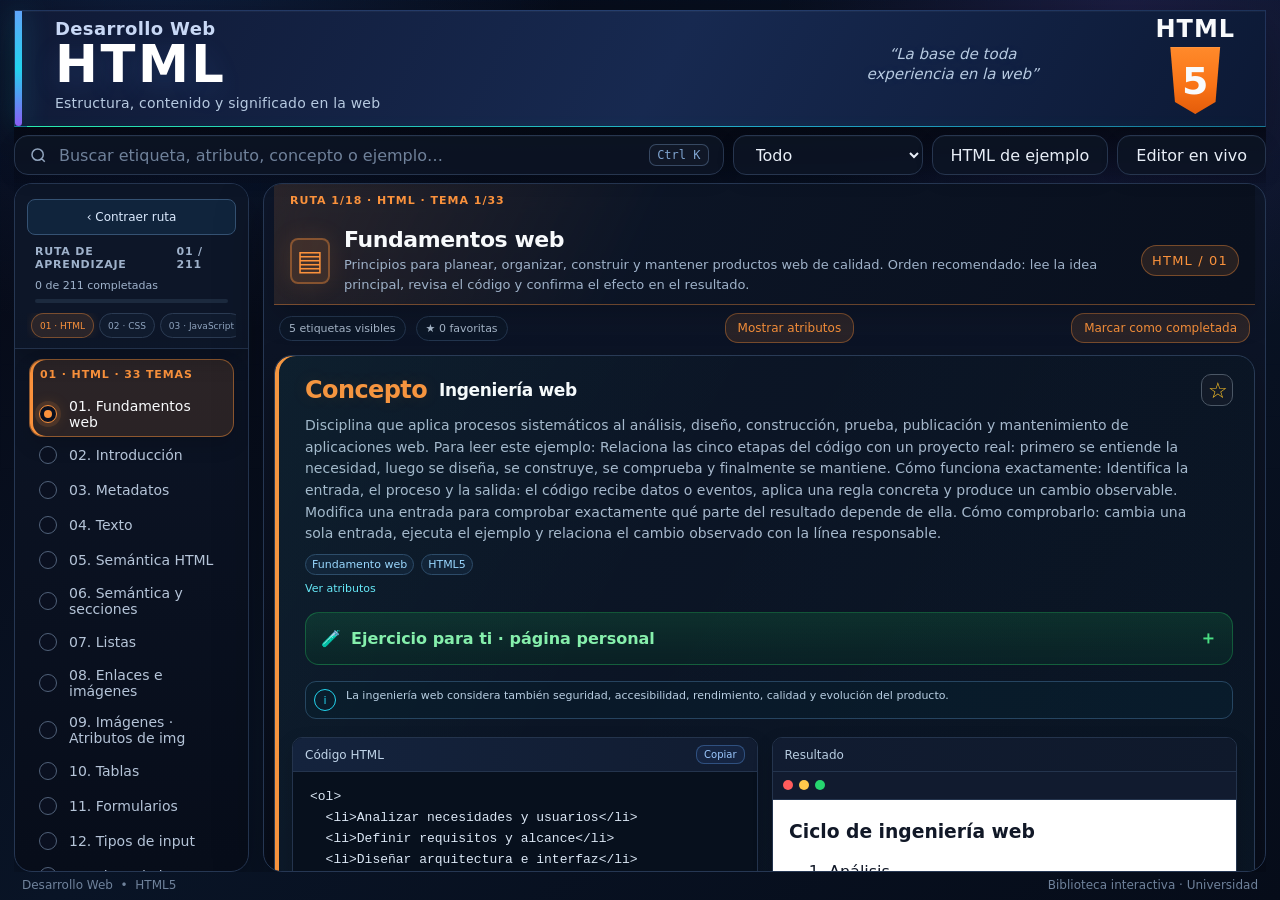
<file: index.html>
<!doctype html>
<html lang="es">
<head>
  <meta charset="utf-8">
  <meta name="viewport" content="width=device-width,initial-scale=1">
  <meta http-equiv="Cache-Control" content="no-cache, no-store, must-revalidate">
  <meta http-equiv="Pragma" content="no-cache">
  <meta http-equiv="Expires" content="0">
  <meta name="description" content="Ruta interactiva para aprender HTML, formularios y tipos de button, DOM y propiedades de elementos, CSS con juegos, overflow, visibility, text-decoration, object-fit y retos prácticos, JavaScript, reduce, some, every, UI/UX, estilos web como brutalismo, maximalismo, minimalismo y glassmorphism, dashboards y loaders, Fetch API, APIs públicas y autenticadas, códigos de estado HTTP con http.cat, documentación de APIs con OpenAPI, Swagger UI y Scalar, consumo de APIs desde el navegador sin Node.js, archivos JSON, mini base de datos con JSON, manejo de JSON con HTML y JavaScript, uso de JSON real de APIs públicas, Node.js e IGDB, TypeScript, herramientas de desarrollo y VS Code, Python en HTML, Git con ramas, selección y recuperación de commits, APIs, Angular, React, Vue, Svelte, Solid.js, BaaS, ORM, despliegue backend, Django Framework, FastAPI, Django REST y bases de datos desde cero.">
  <meta name="theme-color" content="#091426">
  <meta name="robots" content="index,follow">
  <meta property="og:title" content="Ruta de Desarrollo Web · Biblioteca interactiva">
  <meta property="og:description" content="Aprende desarrollo web con HTML, CSS, juegos prácticos de CSS, JavaScript, arrays, reduce, some, every, formularios, buttons, UI/UX, Git, Fetch API, códigos HTTP, APIs, OpenAPI, Swagger UI, Scalar, JSON, Node.js, frameworks y bases de datos mediante explicaciones, código editable, vistas interactivas, ejercicios y proyectos guiados.">
  <meta property="og:type" content="website">
  <title>Ruta de Desarrollo Web · Biblioteca interactiva</title>
</head>
<body>
  <noscript>Activa JavaScript para usar la biblioteca.</noscript>
  <script src="payload-1.js"></script>
  <script src="payload-2.js"></script>
  <script src="payload-3.js"></script>
  <script src="payload-4.js"></script>
  <script src="payload-5.js"></script>
  <script src="loader.js?v=53&fix=10&htmlfinal=1&db=1&cssdiv=2&divcenter=1&ts=1&fronttools=1&auth=1&security=1&state=1&query=1&jsfunc=1&pyhtml=1&dom=2&domselectors=1&domprops=1&practice=1&vscode=1&jsdepth=1&jsorder=5&codeformat=2&cdn=1&baas=1&fetchdeep=3&defer=1&orm=1&deploy=1&publicapis=3&cheatsheets=1&jsoncheat=1&jsonhtmljs=1&publicjson=1&jsonfiles=1&jsondb=1&igdb=1&browserapi=1&visualstyles=1&apidocs=1&gitcommits=1&httpstatus=1&buttons=1&arraylogic=1&cssgames=8&flexarena=4&cardgame=2&cssarcade=3&divlab=1&gamereview=2&guidedux=2&codefmt=1&gamecleanup=1&headingcounter=1&guidedheader=1&visualrefs=1&cssprops=1&liveeditor=1"></script>
</body>
</html>
</file>
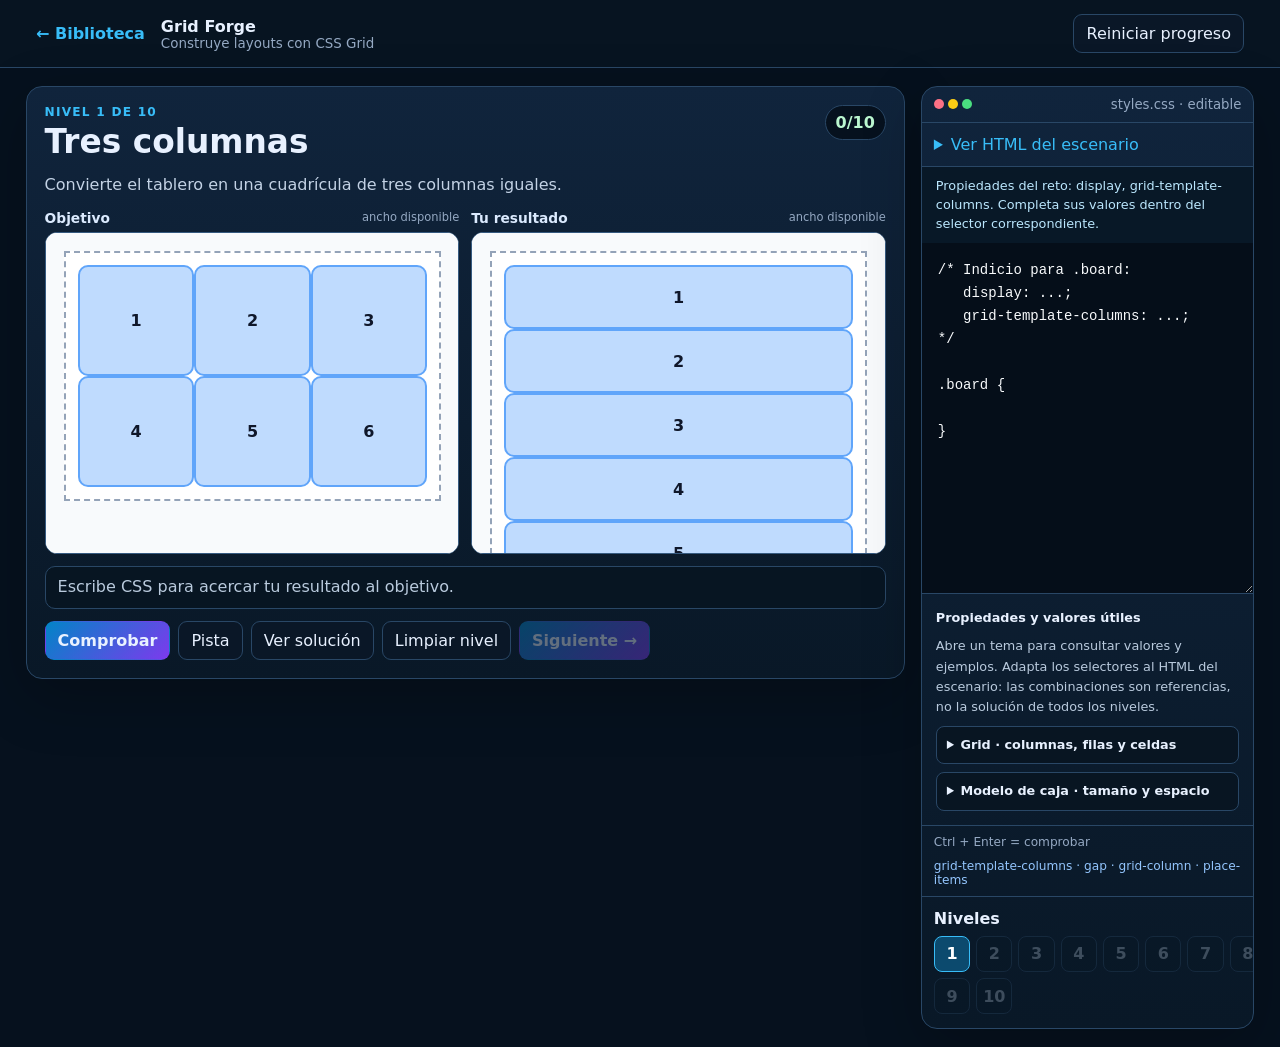
<file: css-arcade-game.html>
<!doctype html>
<html lang="es">
<head>
  <meta charset="utf-8">
  <meta name="viewport" content="width=device-width,initial-scale=1">
  <meta name="description" content="CSS Arcade: juegos interactivos para practicar CSS escribiendo código real.">
  <title>CSS Arcade · Juego interactivo</title>
  <link rel="stylesheet" href="css-arcade-game.css?v=5">
  <link rel="stylesheet" href="css-game-fullscreen.css?v=1">
</head>
<body>
  <header class="arcade-topbar">
    <a href="index.html" class="back">← Biblioteca</a>
    <div>
      <strong id="gameName">CSS Arcade</strong>
      <span id="gameSubtitle">Practica CSS jugando</span>
    </div>
    <button id="resetProgress" class="ghost" type="button">Reiniciar progreso</button>
  </header>

  <main class="arcade-layout">
    <section class="mission-panel">
      <div class="mission-head">
        <div>
          <p id="levelCounter" class="eyebrow">Nivel 1</p>
          <h1 id="levelTitle">Cargando…</h1>
        </div>
        <div id="score" class="score">0/0</div>
      </div>

      <p id="instruction" class="instruction"></p>
      <details id="learningGuide" class="learning-guide" open>
        <summary>Entiende el reto antes de escribir</summary>
        <p><strong>Por qué funciona:</strong> <span id="whyText"></span></p>
        <p><strong>Error frecuente:</strong> <span id="mistakeText"></span></p>
        <p><strong>Cómo comprobarlo:</strong> <span id="verifyText"></span></p>
        <p><strong>Después de resolverlo:</strong> <span id="extraText"></span></p>
      </details>

      <div class="preview-grid">
        <section class="preview-card">
          <div class="preview-label"><span>Objetivo</span><small id="targetWidth"></small></div>
          <div class="preview-window"><iframe id="targetFrame" title="Resultado objetivo" tabindex="-1"></iframe></div>
        </section>
        <section class="preview-card">
          <div class="preview-label"><span>Tu resultado</span><small id="playerWidth"></small></div>
          <div class="preview-window"><iframe id="playerFrame" title="Tu resultado CSS"></iframe></div>
        </section>
      </div>

      <div id="feedback" class="feedback" role="status" aria-live="polite">Escribe CSS para acercar tu resultado al objetivo.</div>

      <div class="actions">
        <button id="checkBtn" class="primary" type="button">Comprobar</button>
        <button id="hintBtn" class="secondary" type="button">Pista</button>
        <button id="solutionBtn" class="secondary" type="button">Ver solución</button>
        <button id="resetLevelBtn" class="secondary" type="button">Limpiar nivel</button>
        <button id="nextBtn" class="primary" type="button" disabled>Siguiente →</button>
      </div>

      <div id="hintBox" class="help-box" hidden></div>
      <div id="solutionBox" class="help-box solution-box" hidden></div>
    </section>

    <aside class="editor-panel">
      <div class="editor-title">
        <div><i></i><i></i><i></i></div>
        <span>styles.css · editable</span>
      </div>
      <details class="html-reference"><summary>Ver HTML del escenario</summary><pre id="htmlSource"></pre></details>
      <p id="editorClue" class="editor-clue"></p>
      <textarea id="cssEditor" spellcheck="false" autocomplete="off" autocapitalize="off" aria-label="Editor CSS" aria-describedby="editorClue"></textarea>
      <section id="propertyHelp" class="property-help" aria-label="Ayuda de propiedades CSS">
        <strong>Propiedades y valores útiles</strong>
        <p>Abre un tema para consultar valores y ejemplos. Adapta los selectores al HTML del escenario: las combinaciones son referencias, no la solución de todos los niveles.</p>
      </section>
      <div class="editor-foot"><span>Ctrl + Enter = comprobar</span><span id="concepts"></span></div>
      <nav class="levels"><p>Niveles</p><div id="levelButtons"></div></nav>
    </aside>
  </main>

  <script src="css-guided-challenges.js?v=4" defer></script>
  <script src="css-guided-game-levels.js?v=3" defer></script>
  <script src="css-arcade-game.js?v=8" defer></script>
  <script src="css-arcade-help.js?v=1" defer></script>
</body>
</html>
</file>
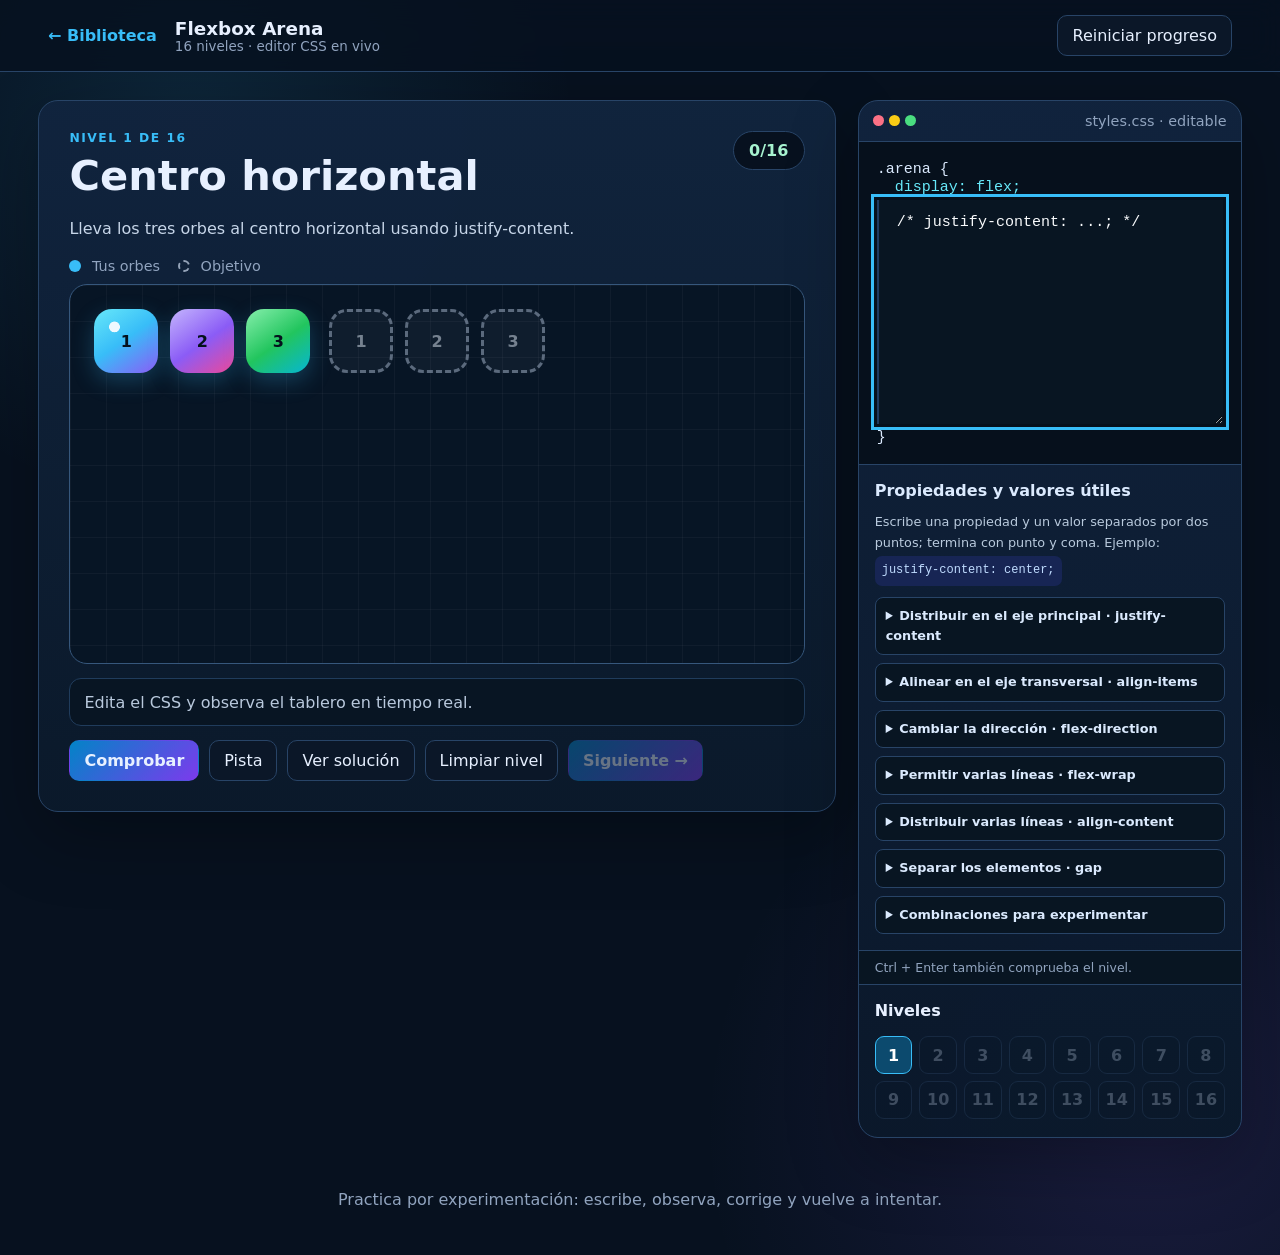
<file: css-flexbox-game.html>
<!doctype html>
<html lang="es">
<head>
  <meta charset="utf-8">
  <meta name="viewport" content="width=device-width,initial-scale=1">
  <meta name="description" content="Flexbox Arena: juego interactivo para practicar CSS Flexbox por niveles.">
  <title>Flexbox Arena · Juego CSS</title>
  <link rel="stylesheet" href="css-flexbox-game.css?v=5">
  <link rel="stylesheet" href="css-game-fullscreen.css?v=1">
</head>
<body>
  <header class="topbar">
    <a class="back" href="index.html">← Biblioteca</a>
    <div><strong>Flexbox Arena</strong><span>16 niveles · editor CSS en vivo</span></div>
    <button id="resetProgress" class="ghost" type="button">Reiniciar progreso</button>
  </header>

  <main class="game-layout">
    <section class="lesson-panel" aria-labelledby="levelTitle">
      <div class="level-heading">
        <div><p id="levelCounter" class="eyebrow">Nivel 1 de 16</p><h1 id="levelTitle">Centro horizontal</h1></div>
        <div id="score" class="score" aria-label="Progreso">0/16</div>
      </div>
      <p id="instruction" class="instruction"></p>
      <div class="legend"><span><i class="dot player-dot"></i> Tus orbes</span><span><i class="dot target-dot"></i> Objetivo</span></div>
      <div class="arena-shell">
        <div id="targetArena" class="arena target-arena" aria-hidden="true"></div>
        <div id="playerArena" class="arena player-arena" aria-label="Tablero del nivel"></div>
      </div>
      <div id="feedback" class="feedback" role="status" aria-live="polite">Edita el CSS y observa el tablero.</div>
      <div class="level-actions">
        <button id="checkBtn" class="primary" type="button">Comprobar</button>
        <button id="hintBtn" class="secondary" type="button">Pista</button>
        <button id="solutionBtn" class="secondary" type="button">Ver solución</button>
        <button id="resetLevelBtn" class="secondary" type="button">Limpiar nivel</button>
        <button id="nextBtn" class="primary" type="button" disabled>Siguiente →</button>
      </div>
      <div id="hintBox" class="help-box" hidden></div>
      <div id="solutionBox" class="help-box solution-box" hidden></div>
    </section>

    <aside class="editor-panel">
      <div class="editor-heading">
        <div><span class="window-dot red"></span><span class="window-dot yellow"></span><span class="window-dot green"></span></div>
        <span>styles.css · editable</span>
      </div>
      <div class="code-editor">
        <code>.arena {</code>
        <code class="fixed-line">  display: flex;</code>
        <label class="sr-only" for="cssEditor">Propiedades CSS del nivel</label>
        <textarea id="cssEditor" rows="8" spellcheck="false" autocomplete="off" autocapitalize="off"></textarea>
        <code>}</code>
      </div>
      <div class="property-help">
        <strong>Propiedades y valores útiles</strong>
        <p>Escribe una propiedad y un valor separados por dos puntos; termina con punto y coma. Ejemplo: <code>justify-content: center;</code></p>
        <details>
          <summary>Distribuir en el eje principal · justify-content</summary>
          <p>En una fila mueve horizontalmente; en una columna, verticalmente.</p>
          <dl>
            <dt><code>flex-start</code> / <code>flex-end</code></dt><dd>Agrupa al inicio o al final del eje principal.</dd>
            <dt><code>center</code></dt><dd>Centra el grupo.</dd>
            <dt><code>space-between</code></dt><dd>Reparte espacio entre elementos, sin añadirlo en los extremos.</dd>
            <dt><code>space-around</code></dt><dd>Deja espacio alrededor de cada elemento; en los extremos queda la mitad que entre vecinos.</dd>
            <dt><code>space-evenly</code></dt><dd>Deja el mismo espacio entre elementos y en los extremos.</dd>
          </dl>
        </details>
        <details>
          <summary>Alinear en el eje transversal · align-items</summary>
          <p>En una fila controla la alineación vertical; en una columna, la horizontal.</p>
          <code>flex-start</code><code>center</code><code>flex-end</code><code>stretch</code><code>baseline</code>
          <p><code>stretch</code> estira los elementos con tamaño automático en este eje; <code>baseline</code> alinea las líneas base del texto. Los orbes tienen tamaño definido, por lo que stretch puede no cambiar su aspecto.</p>
        </details>
        <details>
          <summary>Cambiar la dirección · flex-direction</summary>
          <code>row</code><code>row-reverse</code><code>column</code><code>column-reverse</code>
          <p><code>row</code> forma una fila y <code>column</code> una columna. Las variantes reverse invierten el sentido visual sin cambiar el orden del HTML. En este tablero, row va de izquierda a derecha.</p>
        </details>
        <details>
          <summary>Permitir varias líneas · flex-wrap</summary>
          <code>nowrap</code><code>wrap</code><code>wrap-reverse</code>
          <p><code>nowrap</code> mantiene una línea; <code>wrap</code> permite saltos cuando falta espacio; <code>wrap-reverse</code> invierte el sentido en que se apilan las líneas.</p>
        </details>
        <details>
          <summary>Distribuir varias líneas · align-content</summary>
          <code>flex-start</code><code>center</code><code>flex-end</code><code>space-between</code><code>space-around</code><code>space-evenly</code><code>stretch</code>
          <p>Distribuye las líneas completas en el eje transversal. Necesitas un contenedor con wrap y espacio libre en ese eje; con nowrap no actúa. No sustituye a align-items, que alinea los elementos dentro de cada línea.</p>
          <p>Prueba: <code>flex-wrap: wrap; align-content: space-between;</code></p>
        </details>
        <details>
          <summary>Separar los elementos · gap</summary>
          <code>gap: 0;</code><code>gap: 8px;</code><code>gap: 16px;</code><code>gap: 1rem;</code><code>gap: 12px 24px;</code>
          <p>Un valor define ambas separaciones. Con dos valores, el primero es row-gap y el segundo column-gap. No añade espacio alrededor del borde del contenedor.</p>
          <code>row-gap: 12px;</code><code>column-gap: 24px;</code>
          <p>En una fila, column-gap separa elementos y row-gap separa líneas; en una columna se intercambian esos papeles.</p>
        </details>
        <details>
          <summary>Combinaciones para experimentar</summary>
          <p>Centro en ambos ejes: <code>justify-content: center; align-items: center;</code></p>
          <p>Columna centrada: <code>flex-direction: column; justify-content: center; align-items: center;</code></p>
          <p>Filas con separación: <code>flex-wrap: wrap; gap: 16px;</code></p>
          <p>Estas combinaciones sirven para explorar. Para superar cada nivel, sigue su objetivo concreto.</p>
        </details>
      </div>
      <div class="editor-shortcut">Ctrl + Enter también comprueba el nivel.</div>
      <nav class="levels" aria-label="Niveles de Flexbox"><p>Niveles</p><div id="levelButtons" class="level-buttons"></div></nav>
    </aside>
  </main>

  <footer><p>Practica por experimentación: escribe, observa, corrige y vuelve a intentar.</p></footer>
  <script src="css-flexbox-game.js?v=5" defer></script>
</body>
</html>
</file>
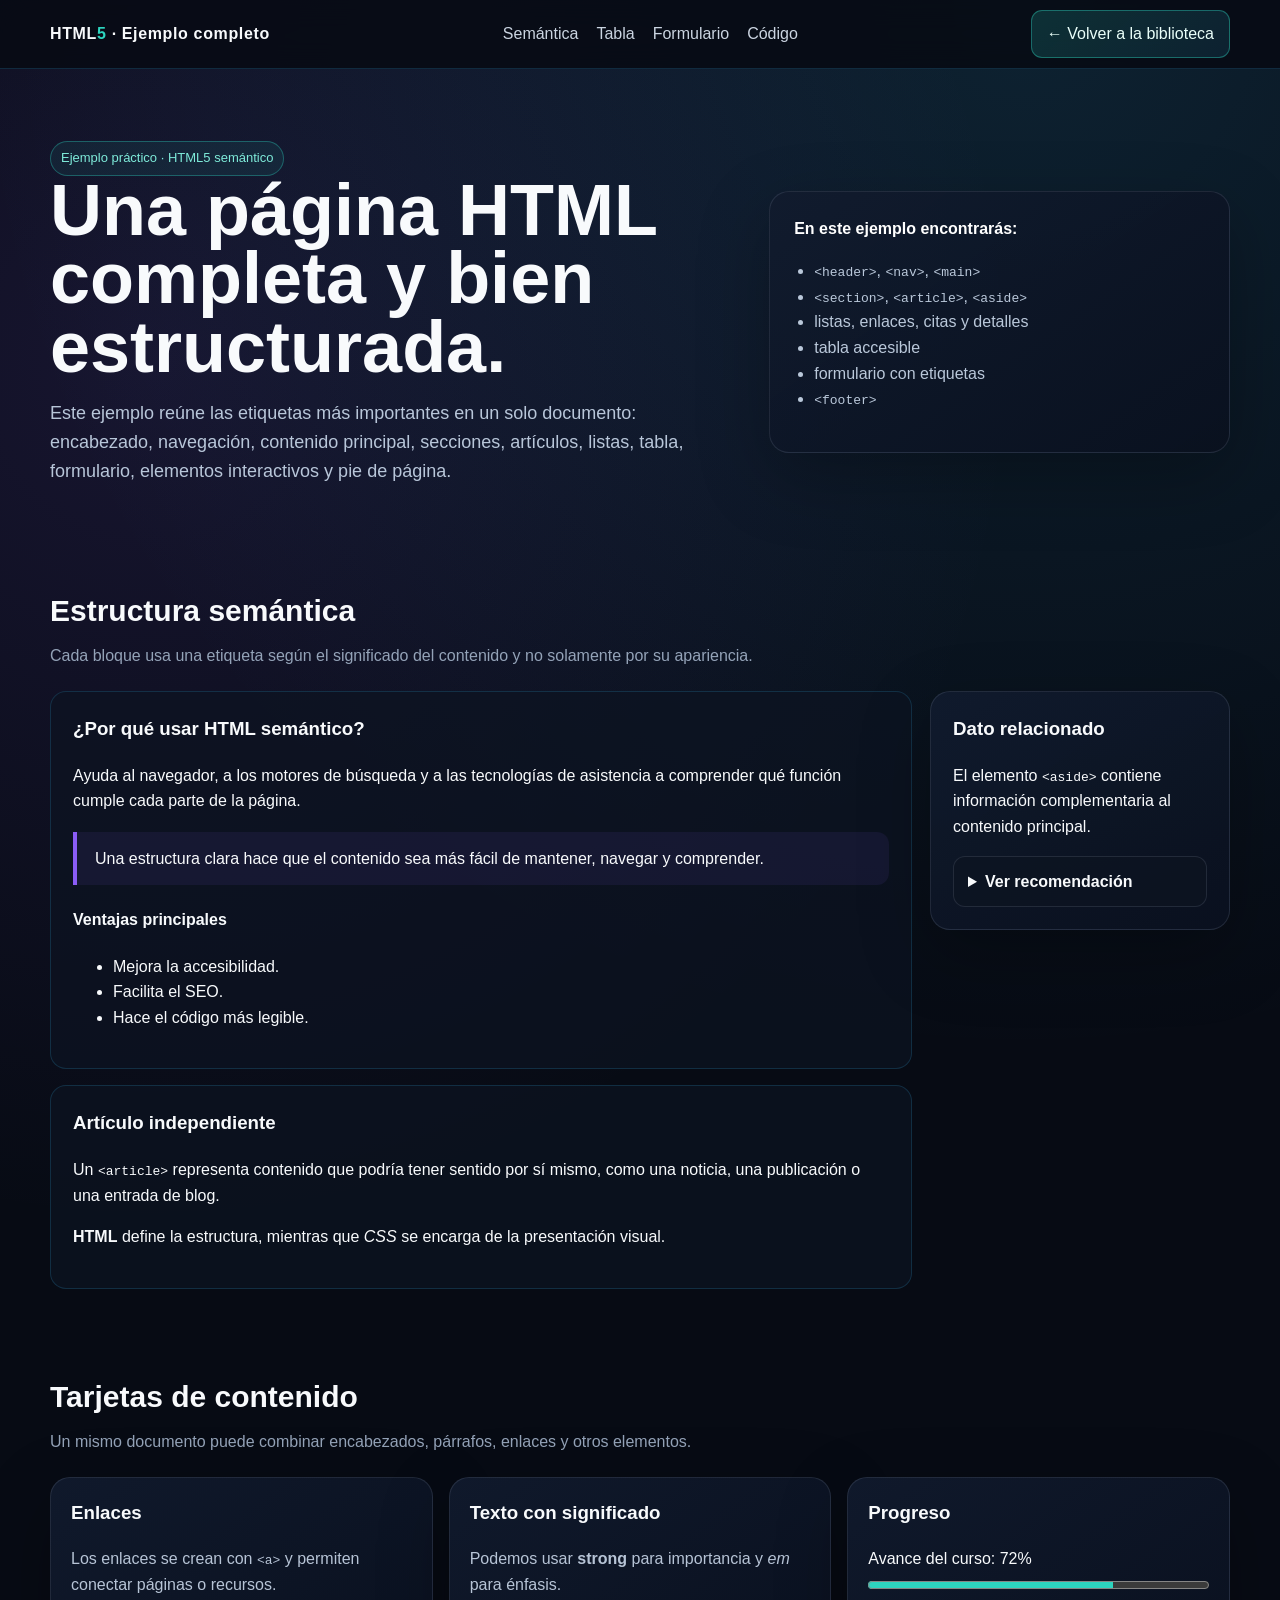
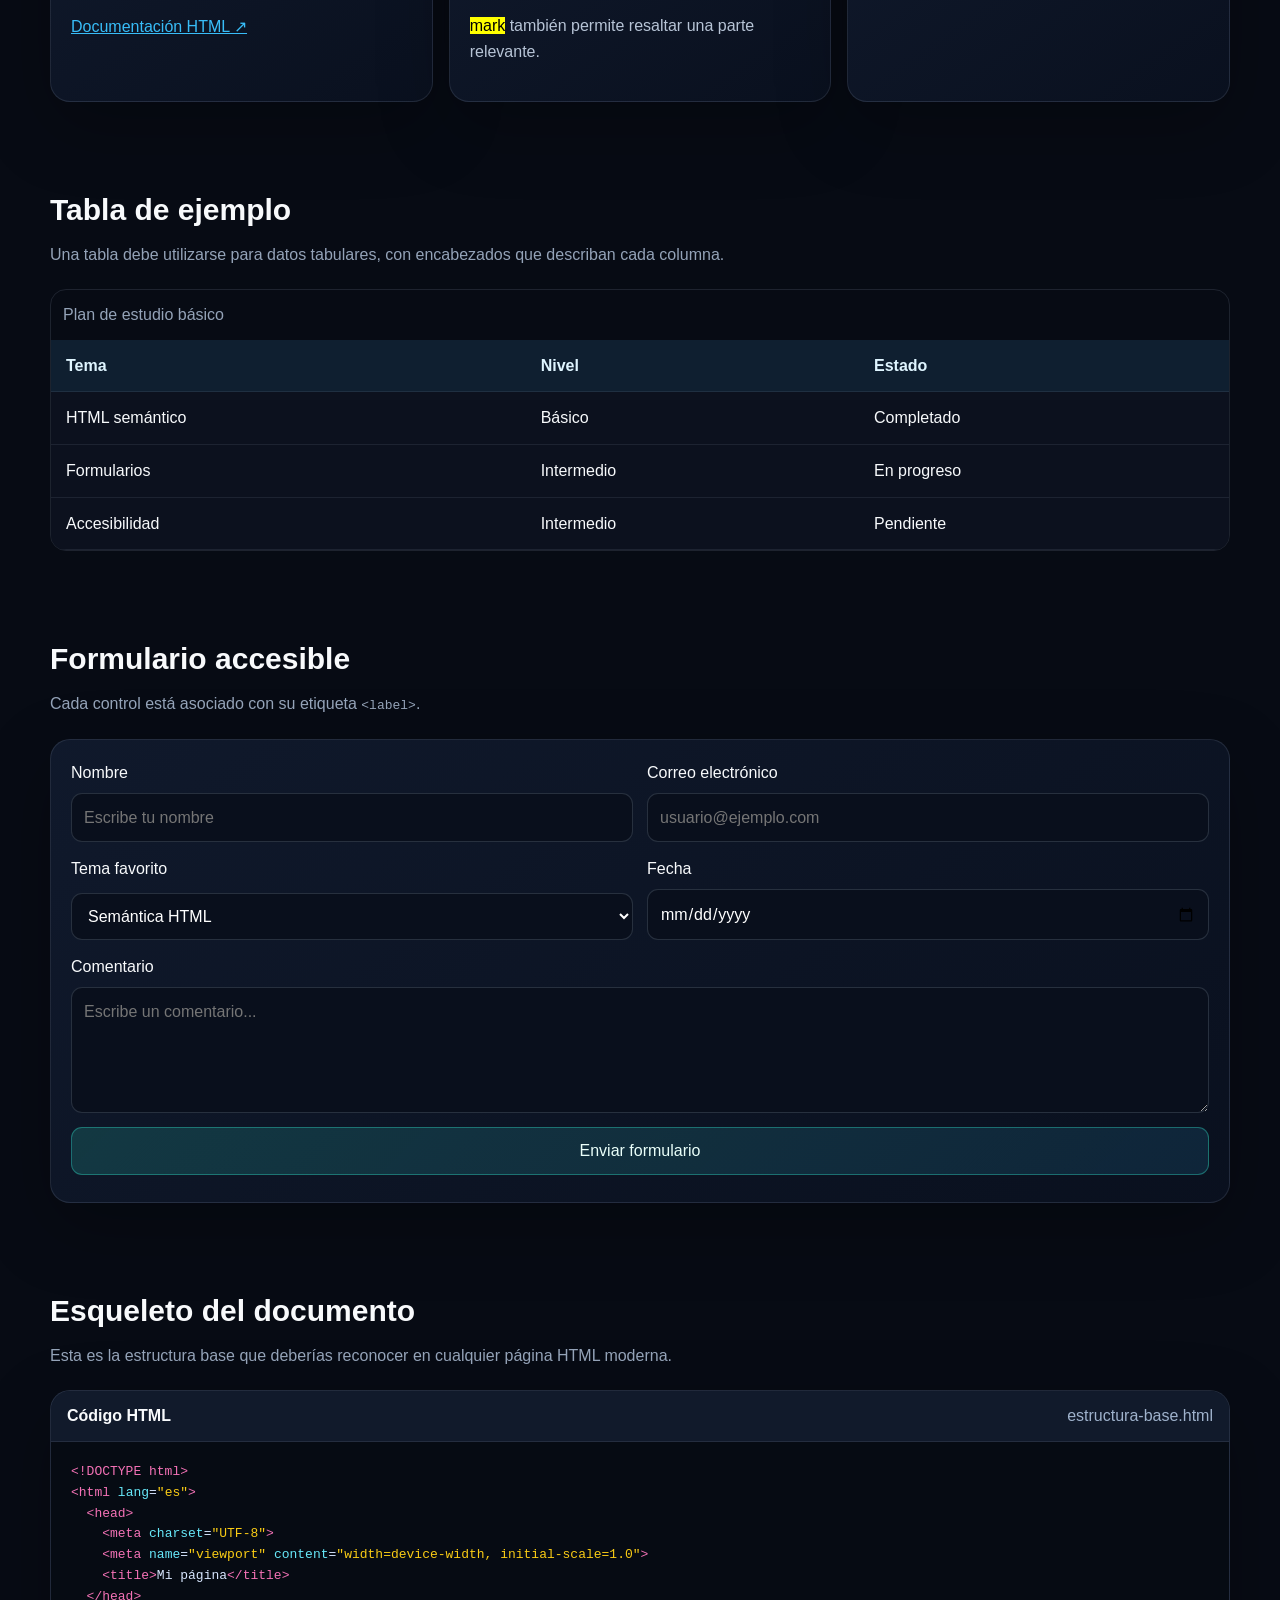
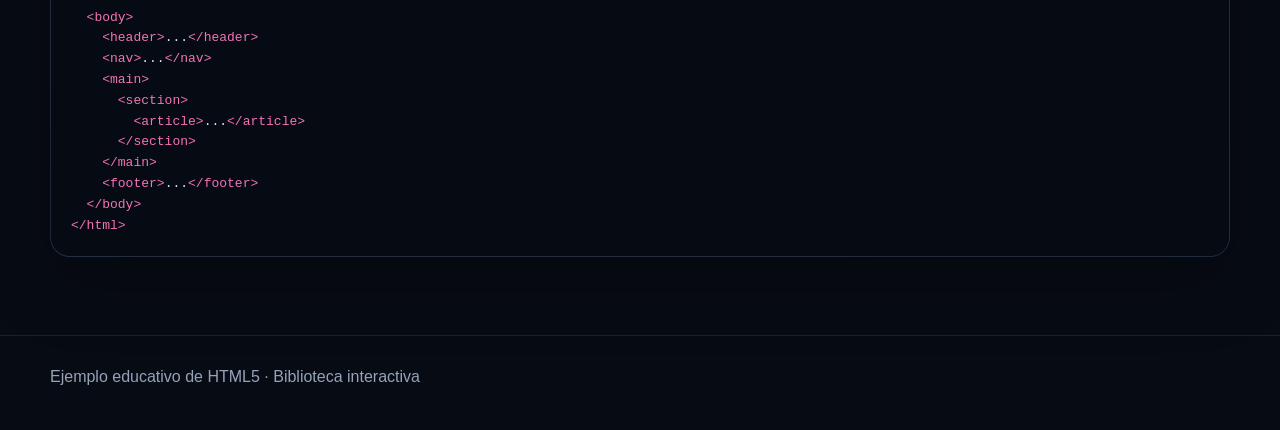
<file: ejemplo.html>
<!DOCTYPE html>
<html lang="es">
<head>
  <meta charset="UTF-8">
  <meta name="viewport" content="width=device-width, initial-scale=1.0">
  <meta name="description" content="Ejemplo completo de una página HTML5 semántica">
  <title>Ejemplo HTML5 completo</title>
  <style>
    :root{--bg:#070b14;--panel:#0d1422;--panel2:#111b2e;--line:#2dd4bf;--cyan:#38bdf8;--violet:#8b5cf6;--text:#f8fafc;--muted:#94a3b8;--orange:#f97316}
    *{box-sizing:border-box}html{scroll-behavior:smooth}body{margin:0;background:radial-gradient(circle at 80% 0,rgba(56,189,248,.13),transparent 28%),radial-gradient(circle at 12% 10%,rgba(139,92,246,.12),transparent 25%),var(--bg);color:var(--text);font-family:Inter,Segoe UI,Arial,sans-serif;line-height:1.6}a{color:var(--cyan)}.wrap{width:min(1180px,calc(100% - 32px));margin:auto}.top{position:sticky;top:0;z-index:20;background:rgba(7,11,20,.88);backdrop-filter:blur(14px);border-bottom:1px solid rgba(56,189,248,.18)}.nav{min-height:68px;display:flex;align-items:center;justify-content:space-between;gap:20px}.brand{font-weight:900;letter-spacing:.04em}.brand span{color:var(--line)}nav ul{display:flex;gap:18px;list-style:none;padding:0;margin:0;flex-wrap:wrap}nav a{text-decoration:none;color:#cbd5e1}.hero{padding:72px 0 42px;display:grid;grid-template-columns:1.2fr .8fr;gap:28px;align-items:center}.hero h1{font-size:clamp(38px,6vw,72px);line-height:.95;margin:0 0 18px}.hero p{color:#b8c6d9;font-size:18px;max-width:720px}.badge{display:inline-flex;border:1px solid rgba(45,212,191,.35);background:rgba(45,212,191,.08);color:#7eead9;border-radius:999px;padding:6px 10px;font-size:13px}.hero-card,.card,.aside,.code-card{background:linear-gradient(145deg,rgba(17,27,46,.92),rgba(10,17,31,.95));border:1px solid rgba(148,163,184,.16);border-radius:20px;box-shadow:0 24px 70px rgba(0,0,0,.25)}.hero-card{padding:24px}.hero-card strong{color:#fff}.hero-card ul{padding-left:20px;color:#bac8da}.section{padding:42px 0}.section h2{font-size:30px;margin:0 0 8px}.lead{color:var(--muted);margin:0 0 22px}.grid{display:grid;grid-template-columns:repeat(3,1fr);gap:16px}.card{padding:20px}.card h3{margin-top:0}.card p{color:#b7c4d6}.semantic-layout{display:grid;grid-template-columns:1fr 300px;gap:18px}.article{display:grid;gap:16px}.article article{padding:22px;border:1px solid rgba(56,189,248,.17);border-radius:16px;background:rgba(13,20,34,.72)}.article article h3{margin-top:0}.aside{padding:22px;height:max-content}.aside h3{margin-top:0}.quote{border-left:4px solid var(--violet);margin:18px 0;padding:14px 18px;background:rgba(139,92,246,.08);border-radius:0 12px 12px 0}.table-wrap{overflow:auto;border-radius:16px;border:1px solid rgba(148,163,184,.16)}table{width:100%;border-collapse:collapse;background:rgba(13,20,34,.78)}th,td{padding:13px 15px;text-align:left;border-bottom:1px solid rgba(148,163,184,.12)}th{background:rgba(56,189,248,.08);color:#dff5ff}form{display:grid;grid-template-columns:1fr 1fr;gap:14px}.field{display:grid;gap:7px}.field.full{grid-column:1/-1}input,select,textarea,button{font:inherit}input,select,textarea{width:100%;border:1px solid rgba(148,163,184,.22);border-radius:11px;background:#090f1c;color:white;padding:11px 12px;outline:none}input:focus,select:focus,textarea:focus{border-color:var(--cyan);box-shadow:0 0 0 3px rgba(56,189,248,.08)}button,.back{border:1px solid rgba(45,212,191,.4);background:linear-gradient(135deg,rgba(45,212,191,.18),rgba(56,189,248,.12));color:#eafffa;border-radius:11px;padding:10px 15px;cursor:pointer;text-decoration:none;display:inline-flex;align-items:center;justify-content:center}.code-card{padding:0;overflow:hidden}.code-head{display:flex;align-items:center;justify-content:space-between;padding:12px 16px;border-bottom:1px solid rgba(148,163,184,.14);background:#111a2b}.code-head span{color:#9fb2cc}.code-card pre{margin:0;padding:20px;overflow:auto;background:#060b13;color:#d8e7ff;font:13px/1.6 Consolas,monospace}.tag{color:#f472b6}.attr{color:#67e8f9}.value{color:#facc15}details{border:1px solid rgba(148,163,184,.16);border-radius:12px;padding:12px 14px;background:rgba(13,20,34,.7)}summary{cursor:pointer;font-weight:700}.metrics{display:grid;grid-template-columns:repeat(3,1fr);gap:12px}.metric{padding:16px;border-radius:14px;background:rgba(56,189,248,.06);border:1px solid rgba(56,189,248,.14)}progress{width:100%;accent-color:var(--line)}footer{margin-top:36px;border-top:1px solid rgba(148,163,184,.14);padding:28px 0 40px;color:var(--muted)}@media(max-width:900px){.hero,.semantic-layout{grid-template-columns:1fr}.grid,.metrics{grid-template-columns:1fr 1fr}.aside{height:auto}}@media(max-width:620px){.nav{align-items:flex-start;padding:14px 0;flex-direction:column}.hero{padding-top:42px}.grid,.metrics,form{grid-template-columns:1fr}.field.full{grid-column:auto}.wrap{width:min(100% - 20px,1180px)}}
  </style>
</head>
<body>
  <header class="top">
    <div class="wrap nav">
      <div class="brand">HTML<span>5</span> · Ejemplo completo</div>
      <nav aria-label="Navegación principal">
        <ul>
          <li><a href="#semantica">Semántica</a></li>
          <li><a href="#tabla">Tabla</a></li>
          <li><a href="#formulario">Formulario</a></li>
          <li><a href="#codigo">Código</a></li>
        </ul>
      </nav>
      <a class="back" href="index.html">← Volver a la biblioteca</a>
    </div>
  </header>

  <main>
    <section class="hero wrap">
      <div>
        <span class="badge">Ejemplo práctico · HTML5 semántico</span>
        <h1>Una página HTML completa y bien estructurada.</h1>
        <p>Este ejemplo reúne las etiquetas más importantes en un solo documento: encabezado, navegación, contenido principal, secciones, artículos, listas, tabla, formulario, elementos interactivos y pie de página.</p>
      </div>
      <aside class="hero-card" aria-label="Contenido del ejemplo">
        <strong>En este ejemplo encontrarás:</strong>
        <ul>
          <li><code>&lt;header&gt;</code>, <code>&lt;nav&gt;</code>, <code>&lt;main&gt;</code></li>
          <li><code>&lt;section&gt;</code>, <code>&lt;article&gt;</code>, <code>&lt;aside&gt;</code></li>
          <li>listas, enlaces, citas y detalles</li>
          <li>tabla accesible</li>
          <li>formulario con etiquetas</li>
          <li><code>&lt;footer&gt;</code></li>
        </ul>
      </aside>
    </section>

    <section class="section wrap" id="semantica">
      <h2>Estructura semántica</h2>
      <p class="lead">Cada bloque usa una etiqueta según el significado del contenido y no solamente por su apariencia.</p>
      <div class="semantic-layout">
        <div class="article">
          <article>
            <h3>¿Por qué usar HTML semántico?</h3>
            <p>Ayuda al navegador, a los motores de búsqueda y a las tecnologías de asistencia a comprender qué función cumple cada parte de la página.</p>
            <blockquote class="quote">Una estructura clara hace que el contenido sea más fácil de mantener, navegar y comprender.</blockquote>
            <h4>Ventajas principales</h4>
            <ul>
              <li>Mejora la accesibilidad.</li>
              <li>Facilita el SEO.</li>
              <li>Hace el código más legible.</li>
            </ul>
          </article>
          <article>
            <h3>Artículo independiente</h3>
            <p>Un <code>&lt;article&gt;</code> representa contenido que podría tener sentido por sí mismo, como una noticia, una publicación o una entrada de blog.</p>
            <p><strong>HTML</strong> define la estructura, mientras que <em>CSS</em> se encarga de la presentación visual.</p>
          </article>
        </div>
        <aside class="aside">
          <h3>Dato relacionado</h3>
          <p>El elemento <code>&lt;aside&gt;</code> contiene información complementaria al contenido principal.</p>
          <details>
            <summary>Ver recomendación</summary>
            <p>Evita usar <code>&lt;div&gt;</code> para todo. Primero revisa si existe una etiqueta semántica que represente mejor el contenido.</p>
          </details>
        </aside>
      </div>
    </section>

    <section class="section wrap">
      <h2>Tarjetas de contenido</h2>
      <p class="lead">Un mismo documento puede combinar encabezados, párrafos, enlaces y otros elementos.</p>
      <div class="grid">
        <article class="card">
          <h3>Enlaces</h3>
          <p>Los enlaces se crean con <code>&lt;a&gt;</code> y permiten conectar páginas o recursos.</p>
          <a href="https://developer.mozilla.org/es/docs/Web/HTML" target="_blank" rel="noopener noreferrer">Documentación HTML ↗</a>
        </article>
        <article class="card">
          <h3>Texto con significado</h3>
          <p>Podemos usar <strong>strong</strong> para importancia y <em>em</em> para énfasis.</p>
          <p><mark>mark</mark> también permite resaltar una parte relevante.</p>
        </article>
        <article class="card">
          <h3>Progreso</h3>
          <label for="avance">Avance del curso: 72%</label>
          <progress id="avance" value="72" max="100">72%</progress>
        </article>
      </div>
    </section>

    <section class="section wrap" id="tabla">
      <h2>Tabla de ejemplo</h2>
      <p class="lead">Una tabla debe utilizarse para datos tabulares, con encabezados que describan cada columna.</p>
      <div class="table-wrap">
        <table>
          <caption style="padding:12px;color:#94a3b8;text-align:left">Plan de estudio básico</caption>
          <thead>
            <tr><th scope="col">Tema</th><th scope="col">Nivel</th><th scope="col">Estado</th></tr>
          </thead>
          <tbody>
            <tr><td>HTML semántico</td><td>Básico</td><td>Completado</td></tr>
            <tr><td>Formularios</td><td>Intermedio</td><td>En progreso</td></tr>
            <tr><td>Accesibilidad</td><td>Intermedio</td><td>Pendiente</td></tr>
          </tbody>
        </table>
      </div>
    </section>

    <section class="section wrap" id="formulario">
      <h2>Formulario accesible</h2>
      <p class="lead">Cada control está asociado con su etiqueta <code>&lt;label&gt;</code>.</p>
      <div class="card">
        <form action="#" method="post" onsubmit="event.preventDefault(); document.getElementById('mensaje').textContent='Formulario enviado correctamente (demostración).';">
          <div class="field">
            <label for="nombre">Nombre</label>
            <input id="nombre" name="nombre" type="text" placeholder="Escribe tu nombre" required>
          </div>
          <div class="field">
            <label for="correo">Correo electrónico</label>
            <input id="correo" name="correo" type="email" placeholder="usuario@ejemplo.com" required>
          </div>
          <div class="field">
            <label for="tema">Tema favorito</label>
            <select id="tema" name="tema">
              <option>Semántica HTML</option>
              <option>Formularios</option>
              <option>Tablas</option>
            </select>
          </div>
          <div class="field">
            <label for="fecha">Fecha</label>
            <input id="fecha" name="fecha" type="date">
          </div>
          <div class="field full">
            <label for="comentario">Comentario</label>
            <textarea id="comentario" name="comentario" rows="4" placeholder="Escribe un comentario..."></textarea>
          </div>
          <div class="field full">
            <button type="submit">Enviar formulario</button>
            <output id="mensaje" aria-live="polite"></output>
          </div>
        </form>
      </div>
    </section>

    <section class="section wrap" id="codigo">
      <h2>Esqueleto del documento</h2>
      <p class="lead">Esta es la estructura base que deberías reconocer en cualquier página HTML moderna.</p>
      <div class="code-card">
        <div class="code-head"><strong>Código HTML</strong><span>estructura-base.html</span></div>
        <pre><code><span class="tag">&lt;!DOCTYPE html&gt;</span>
<span class="tag">&lt;html</span> <span class="attr">lang</span>=<span class="value">"es"</span><span class="tag">&gt;</span>
  <span class="tag">&lt;head&gt;</span>
    <span class="tag">&lt;meta</span> <span class="attr">charset</span>=<span class="value">"UTF-8"</span><span class="tag">&gt;</span>
    <span class="tag">&lt;meta</span> <span class="attr">name</span>=<span class="value">"viewport"</span> <span class="attr">content</span>=<span class="value">"width=device-width, initial-scale=1.0"</span><span class="tag">&gt;</span>
    <span class="tag">&lt;title&gt;</span>Mi página<span class="tag">&lt;/title&gt;</span>
  <span class="tag">&lt;/head&gt;</span>
  <span class="tag">&lt;body&gt;</span>
    <span class="tag">&lt;header&gt;</span>...<span class="tag">&lt;/header&gt;</span>
    <span class="tag">&lt;nav&gt;</span>...<span class="tag">&lt;/nav&gt;</span>
    <span class="tag">&lt;main&gt;</span>
      <span class="tag">&lt;section&gt;</span>
        <span class="tag">&lt;article&gt;</span>...<span class="tag">&lt;/article&gt;</span>
      <span class="tag">&lt;/section&gt;</span>
    <span class="tag">&lt;/main&gt;</span>
    <span class="tag">&lt;footer&gt;</span>...<span class="tag">&lt;/footer&gt;</span>
  <span class="tag">&lt;/body&gt;</span>
<span class="tag">&lt;/html&gt;</span></code></pre>
      </div>
    </section>
  </main>

  <footer>
    <div class="wrap">Ejemplo educativo de HTML5 · Biblioteca interactiva</div>
  </footer>
</body>
</html>
</file>
<file: css-arcade-game.css>
:root{color-scheme:dark;--bg:#06111e;--panel:#0b1b2d;--panel2:#10243c;--line:#294766;--text:#e8f1ff;--muted:#95a9c3;--accent:#38bdf8;--purple:#8b5cf6;--success:#22c55e;--danger:#ef4444}
*{box-sizing:border-box}html,body{margin:0;min-height:100%;background:var(--bg);color:var(--text);font-family:Inter,system-ui,-apple-system,BlinkMacSystemFont,"Segoe UI",sans-serif}
button,textarea{font:inherit}button{cursor:pointer}button:focus-visible,textarea:focus-visible,a:focus-visible{outline:3px solid var(--accent);outline-offset:3px}
.arcade-topbar{min-height:68px;padding:10px clamp(14px,3vw,36px);display:grid;grid-template-columns:auto 1fr auto;align-items:center;gap:16px;border-bottom:1px solid var(--line);background:#071421}
.arcade-topbar>div{display:flex;flex-direction:column}.arcade-topbar span{color:var(--muted);font-size:.84rem}.back{color:var(--accent);text-decoration:none;font-weight:800}
.ghost,.secondary,.primary{border:1px solid var(--line);border-radius:9px;padding:9px 12px;color:var(--text);background:#0a1727}.primary{border-color:transparent;background:linear-gradient(135deg,#0284c7,#7c3aed);font-weight:800}button:disabled{opacity:.4;cursor:not-allowed}
.arcade-layout{width:min(1420px,96%);margin:18px auto;display:grid;grid-template-columns:minmax(0,1.45fr) minmax(330px,.55fr);gap:16px;align-items:start}
.mission-panel,.editor-panel{border:1px solid var(--line);border-radius:16px;background:linear-gradient(180deg,#10243c,#091827);box-shadow:0 18px 60px rgba(0,0,0,.24)}
.mission-panel{padding:18px}.mission-head{display:flex;justify-content:space-between;gap:12px;align-items:flex-start}.eyebrow{margin:0;color:var(--accent);font-size:.76rem;text-transform:uppercase;letter-spacing:.1em;font-weight:900}
h1{margin:4px 0 0;font-size:clamp(1.35rem,3vw,2.05rem)}.score{padding:7px 10px;border:1px solid var(--line);border-radius:999px;background:#06111e;color:#bbf7d0;font-weight:900}
.instruction{color:#c3d2e5;line-height:1.55;margin:12px 0}.preview-grid{display:grid;grid-template-columns:1fr 1fr;gap:12px}.preview-card{min-width:0}
.preview-label{display:flex;justify-content:space-between;gap:8px;color:#dbeafe;font-weight:800;font-size:.86rem;margin-bottom:6px}.preview-label small{color:var(--muted);font-weight:500}
.preview-window{width:100%;min-height:320px;border:1px solid #365a80;border-radius:12px;overflow:auto;background:white;display:flex;justify-content:flex-start;align-items:stretch}
.preview-window iframe{display:block;border:0;width:100%;height:320px;background:white;flex:none}
.feedback{margin:12px 0;padding:10px 12px;border:1px solid #294766;border-radius:10px;background:#071522;color:#b9cadd;min-height:43px}.feedback.success{border-color:#166534;background:#082b1a;color:#bbf7d0}.feedback.error{border-color:#7f1d1d;background:#2a0c13;color:#fecaca}
.actions{display:flex;flex-wrap:wrap;gap:8px}.help-box{margin-top:10px;padding:12px;border:1px solid #6955a0;border-radius:10px;background:#171331;color:#ddd6fe;line-height:1.5}.solution-box{border-color:#0e7490;background:#082633;color:#cffafe;white-space:pre-wrap;font-family:Consolas,monospace}
.editor-panel{position:sticky;top:10px;overflow:hidden}.editor-title{padding:10px 12px;border-bottom:1px solid var(--line);display:flex;justify-content:space-between;color:var(--muted);font-size:.83rem}
.editor-title i{display:inline-block;width:10px;height:10px;border-radius:50%;margin-right:4px}.editor-title i:nth-child(1){background:#fb7185}.editor-title i:nth-child(2){background:#facc15}.editor-title i:nth-child(3){background:#4ade80}
#cssEditor{display:block;width:100%;min-height:350px;resize:vertical;border:0;background:#050e19;color:#f8fafc;padding:16px;font:14px/1.65 Consolas,"SFMono-Regular",monospace;tab-size:2}
.editor-foot{padding:9px 12px;border-top:1px solid var(--line);display:flex;justify-content:space-between;gap:10px;flex-wrap:wrap;color:var(--muted);font-size:.76rem}#concepts{color:#93c5fd}
.levels{padding:0 12px 14px;border-top:1px solid var(--line)}.levels p{font-weight:800;margin:12px 0 8px}#levelButtons{display:grid;grid-template-columns:repeat(8,1fr);gap:6px}
.level-btn{aspect-ratio:1;border:1px solid #355273;border-radius:8px;background:#091827;color:#c5d4e6;font-weight:800}.level-btn.current{border-color:var(--accent);background:#0c4a6e;color:white}.level-btn.done{border-color:#166534;background:#103b27;color:#bbf7d0}.level-btn.locked{opacity:.28}
body.embed-mode .arcade-topbar{display:none}body.embed-mode .arcade-layout{width:100%;margin:0;padding:8px;grid-template-columns:minmax(0,1.45fr) minmax(300px,.55fr)}body.embed-mode .mission-panel{padding:14px}
body.embed-mode .preview-window,body.embed-mode .preview-window iframe{min-height:290px;height:290px}body.embed-mode #cssEditor{min-height:300px}
@media(max-width:980px){.arcade-layout,body.embed-mode .arcade-layout{grid-template-columns:1fr}.editor-panel{position:static}}
@media(max-width:760px){.preview-grid{grid-template-columns:1fr}.preview-window,body.embed-mode .preview-window{min-height:260px}.preview-window iframe,body.embed-mode .preview-window iframe{height:260px;min-height:260px}#levelButtons{grid-template-columns:repeat(6,1fr)}}
@media(max-width:520px){.arcade-topbar{grid-template-columns:1fr auto}.arcade-topbar>div{display:none}#levelButtons{grid-template-columns:repeat(4,1fr)}.actions>*{flex:1 1 42%}}
@media(prefers-reduced-motion:reduce){*{scroll-behavior:auto!important;transition:none!important;animation:none!important}}
.html-reference{padding:12px;border-bottom:1px solid var(--line);color:var(--muted)}.html-reference summary{cursor:pointer;color:var(--accent)}.html-reference pre{white-space:pre-wrap;overflow-wrap:anywhere;font:12px/1.5 Consolas,monospace;color:var(--text);max-height:240px;overflow:auto}
.editor-clue{margin:0;padding:9px 14px;color:#bae6fd;background:#081827;font-size:.8rem;line-height:1.5;overflow-wrap:anywhere}
#cssEditor::placeholder{color:#94a3b8;opacity:1}
.property-help{padding:14px;border-top:1px solid var(--line);color:#b9cadd;font-size:.8rem;line-height:1.6}.property-help strong{color:var(--text)}.property-help details{margin-top:8px;padding:8px 10px;border:1px solid var(--line);border-radius:8px;background:#081522}.property-help summary{cursor:pointer;color:var(--text);font-weight:700}.property-help summary:focus-visible{outline:2px solid var(--accent);outline-offset:3px}.property-help p{margin:8px 0}.property-help code{display:block;margin-top:10px;padding:4px 6px;background:#152b47;color:#bae6fd;border-radius:5px;white-space:pre-wrap;overflow-wrap:anywhere}
.learning-guide{margin:12px 0;padding:12px 14px;border:1px solid var(--line);border-radius:10px;background:#081827;color:#c3d2e5;font-size:.88rem;line-height:1.6}.learning-guide summary{cursor:pointer;color:var(--accent);font-weight:700}.learning-guide p{margin:8px 0}.learning-guide strong{color:#e8f1ff}.learning-guide[hidden]{display:none}
</file>
<file: css-game-fullscreen.css>
/* The library toggles this class without navigating or recreating the game. */
html.game-fullscreen,html.game-fullscreen body{height:100%;min-height:0;overflow:hidden;background:var(--bg);color-scheme:dark}
html.game-fullscreen body .game-layout,html.game-fullscreen body .arcade-layout{width:100%;max-width:none;height:100dvh;margin:0;padding:12px;display:grid;grid-template-columns:minmax(0,1.45fr) minmax(340px,.85fr);gap:12px;align-items:stretch}
html.game-fullscreen .lesson-panel,html.game-fullscreen .mission-panel,html.game-fullscreen .editor-panel{position:static;min-height:0;min-width:0;overflow:auto;scrollbar-width:thin;scrollbar-color:#365a80 transparent;overscroll-behavior:contain;border-radius:14px}
html.game-fullscreen body .lesson-panel,html.game-fullscreen body .mission-panel{padding:18px}
html.game-fullscreen h1{font-size:clamp(1.4rem,2.2vw,2rem)}
html.game-fullscreen .lesson-panel{display:flex;flex-direction:column}
html.game-fullscreen .lesson-panel>*{flex-shrink:0}
html.game-fullscreen body .arena-shell{flex:1 0 360px;min-height:360px}
html.game-fullscreen .level-actions,html.game-fullscreen .actions{position:sticky;bottom:0;padding:8px 0;background:#0b192b;z-index:3}
html.game-fullscreen .editor-panel{display:flex;flex-direction:column}
html.game-fullscreen .editor-panel>*{flex-shrink:0}
html.game-fullscreen .code-editor{padding:12px}
html.game-fullscreen body #cssEditor{height:clamp(150px,26dvh,300px);min-height:150px;max-height:50dvh;resize:vertical}
html.game-fullscreen .html-reference pre{max-height:120px}
html.game-fullscreen .levels{order:1;padding:0 12px 12px;max-height:180px;overflow:auto}
html.game-fullscreen .levels p{margin:8px 0}
html.game-fullscreen .level-btn{aspect-ratio:auto;min-height:36px;padding:6px}
html.game-fullscreen .property-help{order:2;flex:1 0 140px;min-height:140px;overflow:auto;padding:12px}
html.game-fullscreen .property-help details{flex:none}
html.game-fullscreen .editor-shortcut,html.game-fullscreen .editor-foot{padding:6px 12px}
html.game-fullscreen body .preview-window,html.game-fullscreen body .preview-window iframe{height:clamp(280px,45dvh,560px);min-height:280px}
@media(max-width:980px){
  html.game-fullscreen{overflow:auto}
  html.game-fullscreen body{height:auto;min-height:100%;overflow:visible}
  html.game-fullscreen body .game-layout,html.game-fullscreen body .arcade-layout{height:auto;min-height:100dvh;grid-template-columns:minmax(0,1fr);padding:8px}
  html.game-fullscreen .lesson-panel,html.game-fullscreen .mission-panel,html.game-fullscreen .editor-panel{overflow:visible}
  html.game-fullscreen .property-help{flex:none;max-height:360px;overflow:auto}
  html.game-fullscreen .level-actions,html.game-fullscreen .actions{position:static}
}
</file>
<file: css-flexbox-game.css>
:root{
  color-scheme:dark;
  --bg:#07111f;
  --panel:#0d1b2f;
  --panel-2:#11243e;
  --line:#284467;
  --text:#e7f0ff;
  --muted:#91a4bf;
  --accent:#38bdf8;
  --accent-2:#8b5cf6;
  --success:#22c55e;
  --warning:#facc15;
  --danger:#ef4444;
}
*{box-sizing:border-box}
body{
  margin:0;
  min-height:100vh;
  font-family:Inter,ui-sans-serif,system-ui,-apple-system,BlinkMacSystemFont,"Segoe UI",sans-serif;
  background:
    radial-gradient(circle at 15% 10%,rgba(56,189,248,.12),transparent 24rem),
    radial-gradient(circle at 90% 90%,rgba(139,92,246,.14),transparent 28rem),
    var(--bg);
  color:var(--text);
}
button,textarea{font:inherit}
button{cursor:pointer}
button:focus-visible,textarea:focus-visible,a:focus-visible{
  outline:3px solid var(--accent);
  outline-offset:3px;
}
.topbar{
  min-height:72px;
  padding:12px clamp(16px,4vw,48px);
  display:grid;
  grid-template-columns:auto 1fr auto;
  align-items:center;
  gap:18px;
  border-bottom:1px solid var(--line);
  background:rgba(7,17,31,.84);
  backdrop-filter:blur(14px);
  position:sticky;
  top:0;
  z-index:20;
}
.topbar>div{display:flex;flex-direction:column}
.topbar strong{font-size:1.15rem}
.topbar span{font-size:.84rem;color:var(--muted)}
.back{color:var(--accent);text-decoration:none;font-weight:750}
.ghost,.secondary,.primary{
  border:1px solid var(--line);
  border-radius:10px;
  padding:10px 14px;
  color:var(--text);
}
.ghost,.secondary{background:#0b1728}
.primary{
  background:linear-gradient(135deg,#0284c7,#7c3aed);
  border-color:transparent;
  font-weight:800;
}
.primary:disabled{opacity:.42;cursor:not-allowed}
.game-layout{
  width:min(1280px,94%);
  margin:28px auto;
  display:grid;
  grid-template-columns:minmax(0,1.35fr) minmax(320px,.65fr);
  gap:22px;
  align-items:start;
}
.lesson-panel,.editor-panel{
  border:1px solid var(--line);
  background:linear-gradient(180deg,rgba(17,36,62,.96),rgba(11,25,43,.96));
  border-radius:20px;
  box-shadow:0 24px 70px rgba(0,0,0,.28);
}
.lesson-panel{padding:clamp(18px,3vw,30px)}
.level-heading{
  display:flex;
  justify-content:space-between;
  align-items:flex-start;
  gap:16px;
}
.eyebrow{
  margin:0 0 6px;
  color:var(--accent);
  text-transform:uppercase;
  letter-spacing:.12em;
  font-size:.77rem;
  font-weight:900;
}
h1{margin:0;font-size:clamp(1.6rem,4vw,2.6rem)}
.score{
  min-width:72px;
  text-align:center;
  padding:9px 12px;
  border-radius:999px;
  background:#07111f;
  border:1px solid var(--line);
  font-weight:900;
  color:#a7f3d0;
}
.instruction{
  max-width:72ch;
  color:#c7d6e9;
  line-height:1.65;
}
.legend{display:flex;gap:18px;flex-wrap:wrap;color:var(--muted);font-size:.9rem;margin:16px 0 10px}
.dot{display:inline-block;width:12px;height:12px;border-radius:50%;margin-right:6px;vertical-align:-1px}
.player-dot{background:var(--accent)}
.target-dot{border:2px dashed #94a3b8}
.arena-shell{
  position:relative;
  min-height:380px;
  border:1px solid #36577c;
  border-radius:18px;
  overflow:hidden;
  background:
    linear-gradient(rgba(255,255,255,.035) 1px,transparent 1px),
    linear-gradient(90deg,rgba(255,255,255,.035) 1px,transparent 1px),
    #071525;
  background-size:36px 36px;
}
.arena{
  position:absolute;
  inset:0;
  display:flex;
  gap:12px;
  padding:24px;
}
.target-arena{pointer-events:none;z-index:1}
.player-arena{z-index:2}
.piece,.target{
  flex:0 0 var(--piece-size,64px);
  width:var(--piece-size,64px);
  height:64px;
  border-radius:18px;
  display:grid;
  place-items:center;
  font-weight:900;
  transition:transform .22s ease,box-shadow .22s ease,background .22s ease;
}
.target{
  border:3px dashed rgba(148,163,184,.58);
  color:rgba(203,213,225,.55);
  background:rgba(148,163,184,.06);
}
.piece{
  color:#04111d;
  background:
    radial-gradient(circle at 32% 28%,#f0f9ff 0 8%,transparent 9%),
    linear-gradient(145deg,#67e8f9,#38bdf8 48%,#8b5cf6);
  box-shadow:0 8px 22px rgba(56,189,248,.25);
}
.piece:nth-child(2n){background:linear-gradient(145deg,#c4b5fd,#8b5cf6 52%,#ec4899)}
.piece:nth-child(3n){background:linear-gradient(145deg,#86efac,#22c55e 52%,#06b6d4)}
.arena-shell.solved .piece{
  box-shadow:0 0 0 4px rgba(34,197,94,.22),0 0 28px rgba(34,197,94,.42);
}
.feedback{
  margin:14px 0;
  min-height:48px;
  display:flex;
  align-items:center;
  padding:12px 14px;
  border-radius:12px;
  background:#081523;
  border:1px solid #203c5c;
  color:#b9c9dd;
}
.feedback.success{border-color:#166534;background:#082b1a;color:#bbf7d0}
.feedback.error{border-color:#7f1d1d;background:#2a0c13;color:#fecaca}
.level-actions{display:flex;gap:10px;flex-wrap:wrap}
.help-box{
  margin-top:12px;
  padding:14px 16px;
  border-radius:12px;
  border:1px solid #6d5ca8;
  background:#171331;
  color:#ddd6fe;
  line-height:1.55;
}
.solution-box{border-color:#0e7490;background:#082633;color:#cffafe}
.editor-panel{overflow:hidden;position:sticky;top:94px}
.editor-heading{
  display:flex;
  justify-content:space-between;
  align-items:center;
  padding:12px 14px;
  border-bottom:1px solid var(--line);
  color:var(--muted);
  font-size:.9rem;
}
.window-dot{display:inline-block;width:11px;height:11px;border-radius:50%;margin-right:5px}
.red{background:#fb7185}.yellow{background:#facc15}.green{background:#4ade80}
.code-editor{
  padding:18px;
  background:#06101c;
  font-family:"SFMono-Regular",Consolas,"Liberation Mono",monospace;
  font-size:.94rem;
  color:#dbeafe;
}
.code-editor>code{display:block}
.fixed-line{padding-left:18px;color:#67e8f9}
#cssEditor{
  display:block;
  width:100%;
  resize:vertical;
  min-height:180px;
  margin:4px 0;
  padding:10px 10px 10px 18px;
  border:0;
  border-left:2px solid #1e3a5f;
  background:#081522;
  color:#f8fafc;
  line-height:1.7;
  font-family:inherit;
}
.property-help{padding:16px;border-top:1px solid var(--line);display:flex;gap:8px;flex-wrap:wrap}
.property-help strong{width:100%;color:#dbeafe;margin-bottom:4px}
.property-help code{
  padding:5px 7px;
  border-radius:7px;
  background:#172554;
  color:#bfdbfe;
  font-size:.75rem;
}
.levels{padding:0 16px 18px;border-top:1px solid var(--line)}
.levels p{font-weight:800}
.level-buttons{display:grid;grid-template-columns:repeat(8,1fr);gap:7px}
.level-btn{
  aspect-ratio:1;
  border:1px solid #355173;
  border-radius:9px;
  background:#0a1728;
  color:#b8c8db;
  font-weight:800;
}
.level-btn.current{border-color:var(--accent);background:#0c4a6e;color:white}
.level-btn.done{border-color:#166534;background:#0f3d25;color:#bbf7d0}
.level-btn.locked{opacity:.3;cursor:not-allowed}
footer{text-align:center;color:var(--muted);padding:8px 20px 30px}
.sr-only{
  position:absolute!important;
  width:1px!important;height:1px!important;
  padding:0!important;margin:-1px!important;
  overflow:hidden!important;clip:rect(0,0,0,0)!important;
  white-space:nowrap!important;border:0!important;
}
@media(max-width:900px){
  .game-layout{grid-template-columns:1fr}
  .editor-panel{position:static}
}
@media(max-width:600px){
  .topbar{grid-template-columns:1fr auto}
  .topbar>div{display:none}
  .ghost{padding:8px 10px}
  .arena-shell{min-height:330px}
  .arena{padding:16px}
  .level-actions>*{flex:1 1 42%}
}
@media(prefers-reduced-motion:reduce){
  *,*::before,*::after{scroll-behavior:auto!important;transition:none!important;animation:none!important}
}
.embed-mode .topbar,
.embed-mode footer{
  display:none;
}
.embed-mode .game-layout{
  width:100%;
  margin:0;
  padding:10px;
  grid-template-columns:minmax(0,1.25fr) minmax(300px,.75fr);
  gap:12px;
}
.embed-mode .lesson-panel{
  padding:18px;
}
.embed-mode .editor-panel{
  top:10px;
}
.embed-mode .arena-shell{
  min-height:330px;
}
@media(max-width:900px){
  .embed-mode .game-layout{
    grid-template-columns:1fr;
    padding:8px;
  }
  .embed-mode .editor-panel{
    position:static;
  }
}

.editor-shortcut{padding:9px 16px;border-top:1px solid var(--line);color:var(--muted);font-size:.78rem;background:#081522}
.property-help>p,.property-help details{width:100%;min-width:0;margin:0;color:#b9cadd;font-size:.8rem;line-height:1.6}
.property-help details{padding:8px 10px;border:1px solid var(--line);border-radius:8px;background:#081522}
.property-help summary{cursor:pointer;color:#dbeafe;font-weight:700}
.property-help summary:focus-visible{outline:2px solid #38bdf8;outline-offset:4px}
.property-help details p{margin:8px 0}.property-help dl{margin:8px 0}.property-help dt{margin-top:8px}.property-help dd{margin:3px 0 8px 10px}
.property-help code{display:inline-block;white-space:normal;overflow-wrap:anywhere;margin:3px 3px 3px 0;max-width:100%}
#cssEditor::placeholder{color:#94a3b8;opacity:1}
@media(max-width:600px){.level-buttons{grid-template-columns:repeat(4,1fr)}}
</file>
